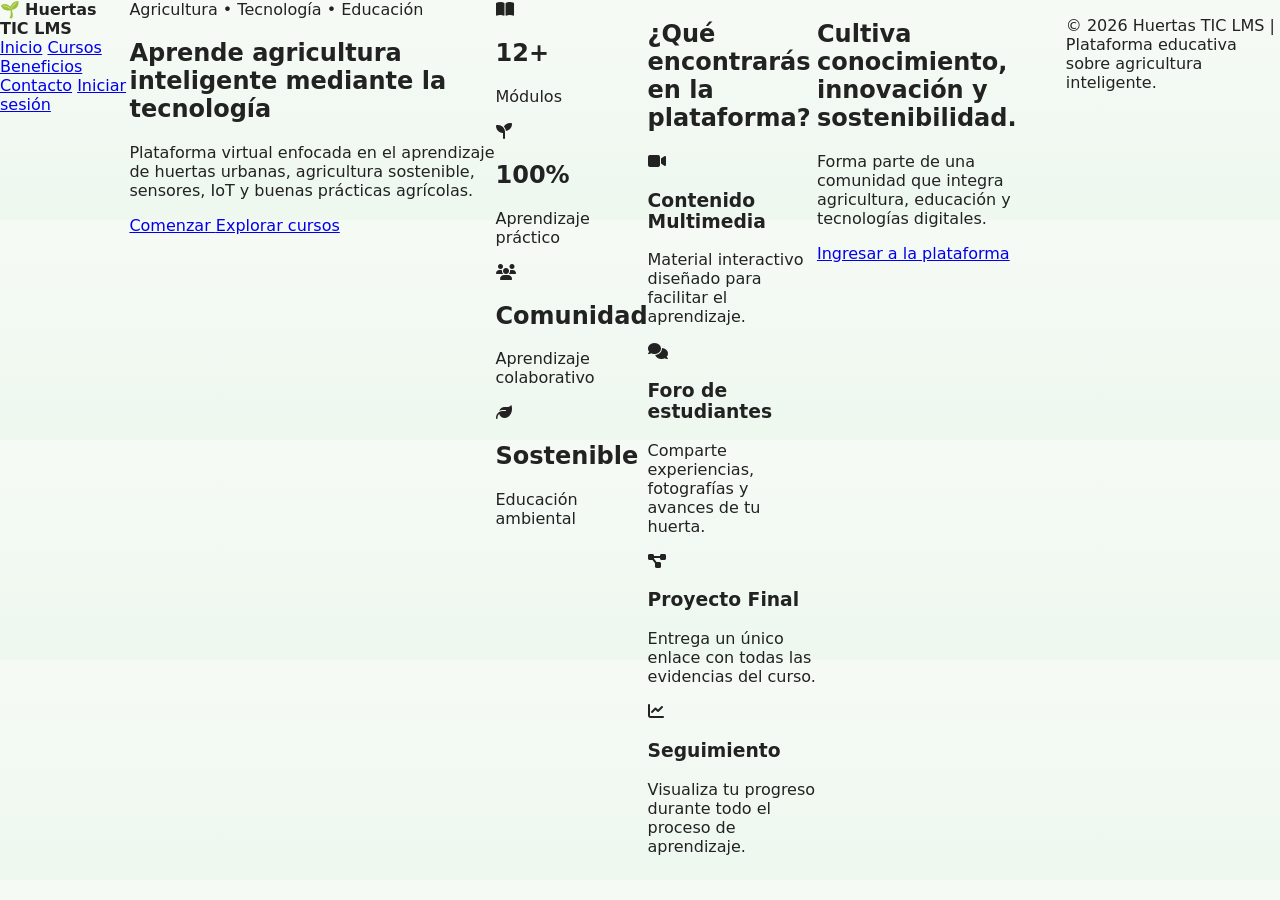
<file: index.html>
<!DOCTYPE html>
<html lang="es">
<head>
    <meta charset="UTF-8">
    <meta name="viewport" content="width=device-width, initial-scale=1.0">

    <title>Huertas TIC LMS</title>

    <link rel="stylesheet" href="css/styles.css">

    <link rel="preconnect" href="https://fonts.googleapis.com">
    <link href="https://fonts.googleapis.com/css2?family=Poppins:wght@300;400;500;600;700&display=swap" rel="stylesheet">

    <link rel="stylesheet"
    href="https://cdnjs.cloudflare.com/ajax/libs/font-awesome/6.7.1/css/all.min.css">
</head>

<body>

<header class="landing-header">

    <div class="logo">

        🌱 <strong>Huertas TIC LMS</strong>

    </div>

    <nav>

        <a href="#inicio">Inicio</a>

        <a href="#cursos">Cursos</a>

        <a href="#beneficios">Beneficios</a>

        <a href="#contacto">Contacto</a>

        <a href="login.html" class="btn-primary">

            Iniciar sesión

        </a>

    </nav>

</header>

<section class="hero" id="inicio">

    <div class="hero-content">

        <span class="badge">

            Agricultura • Tecnología • Educación

        </span>

        <h1>

            Aprende agricultura inteligente mediante la tecnología

        </h1>

        <p>

            Plataforma virtual enfocada en el aprendizaje de huertas urbanas,
            agricultura sostenible, sensores, IoT y buenas prácticas agrícolas.

        </p>

        <div class="hero-buttons">

            <a href="login.html" class="btn-primary">

                Comenzar

            </a>

            <a href="curso.html" class="btn-secondary">

                Explorar cursos

            </a>

        </div>

    </div>

</section>

<section class="stats">

    <div class="stat">

        <i class="fa-solid fa-book-open"></i>

        <h2>12+</h2>

        <p>Módulos</p>

    </div>

    <div class="stat">

        <i class="fa-solid fa-seedling"></i>

        <h2>100%</h2>

        <p>Aprendizaje práctico</p>

    </div>

    <div class="stat">

        <i class="fa-solid fa-users"></i>

        <h2>Comunidad</h2>

        <p>Aprendizaje colaborativo</p>

    </div>

    <div class="stat">

        <i class="fa-solid fa-leaf"></i>

        <h2>Sostenible</h2>

        <p>Educación ambiental</p>

    </div>

</section>

<section class="features" id="beneficios">

    <h2>

        ¿Qué encontrarás en la plataforma?

    </h2>

    <div class="feature-grid">

        <div class="feature-card">

            <i class="fa-solid fa-video"></i>

            <h3>Contenido Multimedia</h3>

            <p>

                Material interactivo diseñado para facilitar el aprendizaje.

            </p>

        </div>

        <div class="feature-card">

            <i class="fa-solid fa-comments"></i>

            <h3>Foro de estudiantes</h3>

            <p>

                Comparte experiencias, fotografías y avances de tu huerta.

            </p>

        </div>

        <div class="feature-card">

            <i class="fa-solid fa-diagram-project"></i>

            <h3>Proyecto Final</h3>

            <p>

                Entrega un único enlace con todas las evidencias del curso.

            </p>

        </div>

        <div class="feature-card">

            <i class="fa-solid fa-chart-line"></i>

            <h3>Seguimiento</h3>

            <p>

                Visualiza tu progreso durante todo el proceso de aprendizaje.

            </p>

        </div>

    </div>

</section>

<section class="cta">

    <h2>

        Cultiva conocimiento, innovación y sostenibilidad.

    </h2>

    <p>

        Forma parte de una comunidad que integra agricultura,
        educación y tecnologías digitales.

    </p>

    <a href="login.html" class="btn-primary">

        Ingresar a la plataforma

    </a>

</section>

<footer>

    <p>

        © 2026 Huertas TIC LMS | Plataforma educativa sobre agricultura inteligente.

    </p>

</footer>

<script src="js/app.js"></script>

</body>
</html>
</file>
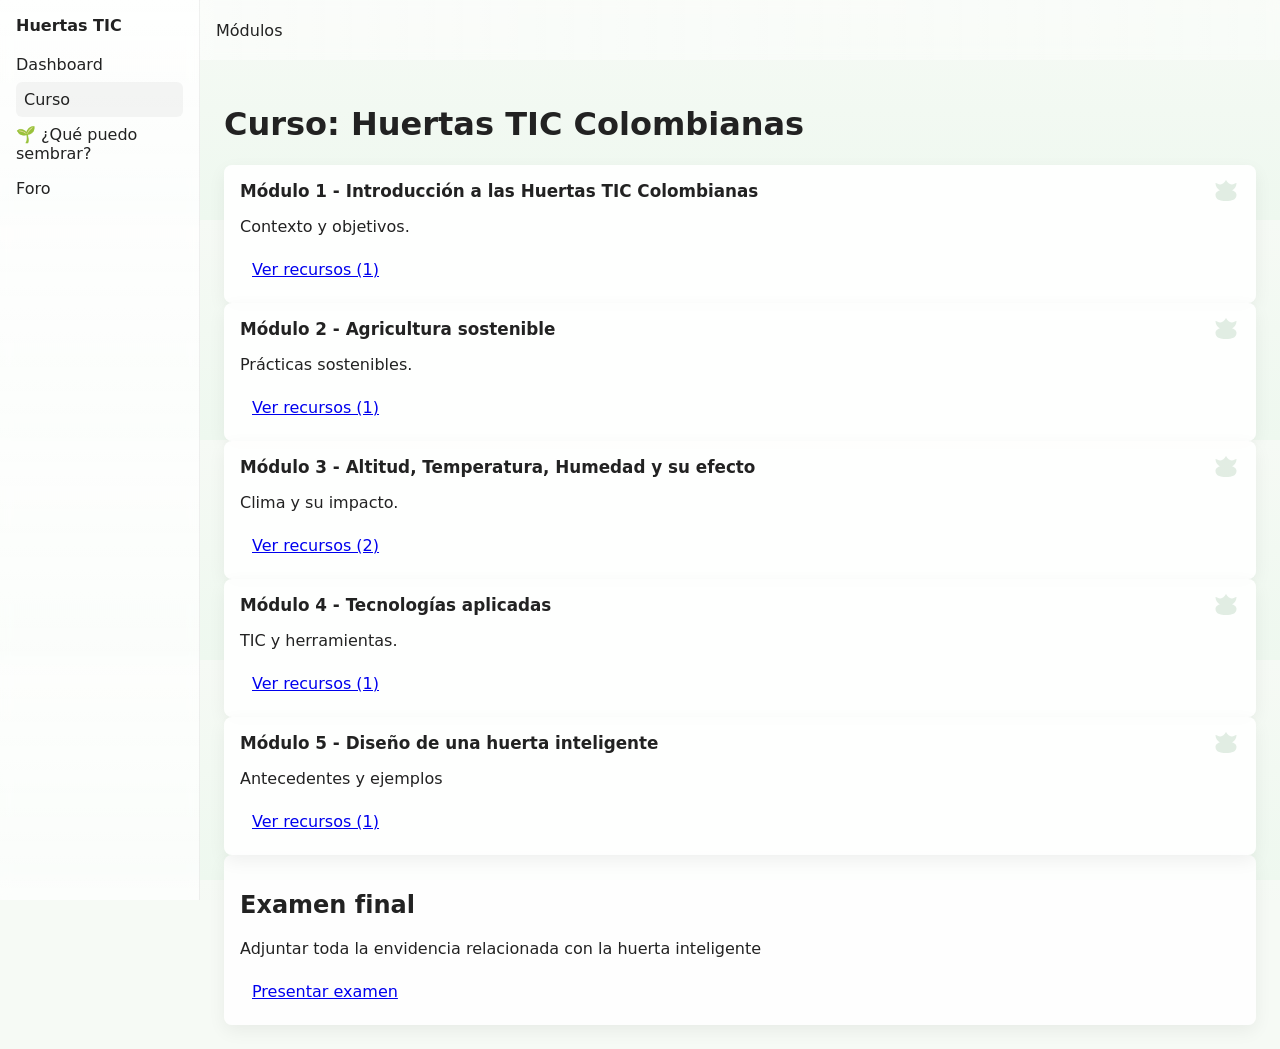
<file: curso.html>
<!doctype html>
<html lang="es">
<head>
  <meta charset="utf-8" />
  <meta name="viewport" content="width=device-width,initial-scale=1" />
  <title>Curso - Huertas TIC</title>
  <link rel="stylesheet" href="css/styles.css">
</head>
<body>
  <aside class="sidebar">
    <div class="brand">Huertas TIC</div>
    <nav>
      <a href="dashboard.html">Dashboard</a>
      <a class="active" href="curso.html">Curso</a>
      <a href="plantar.html">🌱 ¿Qué puedo sembrar?</a>
      <a href="forum.html"> Foro </a>
    </nav>
  </aside>

  <header class="topbar">
    <div class="brand-mini">Módulos</div>
  </header>

  <main class="main">
    <h1>Curso: Huertas TIC Colombianas</h1>
    <section id="modules">
      <!-- Módulos cargados por JS -->
    </section>
  <section id="examen" class="card">
      <h2>Examen final</h2>
      <p>Adjuntar toda la envidencia relacionada con la huerta inteligente</p>
      <a href="exam.html" class="btn">Presentar examen</a>
    </section>
    
    </section>
  
  </main>

  <!-- Modal de recursos (agregar al final de body) -->
  <div id="resourceModal" class="resource-modal" aria-hidden="true" style="display:none;align-items:center;justify-content:center;position:fixed;inset:0;z-index:2000;">
    <div id="modalBackdrop" style="position:absolute;inset:0;background:rgba(0,0,0,0.5)"></div>
    <div class="resource-modal__panel" role="dialog" aria-modal="true" aria-labelledby="modalTitle" style="position:relative;max-width:1000px;width:96%;max-height:90vh;overflow:auto;background:var(--card);padding:12px;border-radius:8px;z-index:2010;">
      <header class="resource-modal__header" style="display:flex;align-items:center;justify-content:space-between;margin-bottom:8px;">
        <h2 id="modalTitle">Recursos</h2>
        <button id="closeModal" class="btn">Cerrar</button>
      </header>
      <main id="modalContent" class="resource-modal__content">
        <!-- contenido dinámico -->
      </main>
    </div>
  </div>

  <script src="js/auth.js"></script>
  <script src="js/app.js"></script>
  <script>
  // Curso: muestra recursos de cualquier módulo en modal; previsualiza imágenes, PDF y YouTube, otros abren en pestaña
  document.addEventListener('DOMContentLoaded', async () => {
    async function loadModulesJson(){
      try{
        const res = await fetch('json/modules.json');
        if(!res.ok) throw new Error('No modules');
        return await res.json();
      }catch(e){
        console.error(e);
        return [];
      }
    }

    const modules = await loadModulesJson();
    const container = document.getElementById('modules');
    container.innerHTML = '';

    modules.forEach(m => {
      const el = document.createElement('article');
      el.className = 'card module';
      // show number of resources
      const count = (m.resources||[]).length;
      el.innerHTML = `<h3>${escapeHtml(m.title)}</h3><p>${escapeHtml(m.description)}</p><div class="row" style="margin-top:8px"><a class="btn view-res" data-id="${m.id}" href="#">Ver recursos (${count})</a></div>`;
      container.appendChild(el);
    });

    // modal elements
    const modal = document.getElementById('resourceModal');
    const modalContent = document.getElementById('modalContent');
    const closeModal = document.getElementById('closeModal');
    const backdrop = document.getElementById('modalBackdrop');

    function openModal(){
      modal.style.display = 'flex';
      modal.setAttribute('aria-hidden','false');
      document.body.style.overflow = 'hidden';
    }
    function close(){
      modal.style.display = 'none';
      modal.setAttribute('aria-hidden','true');
      modalContent.innerHTML = '';
      document.body.style.overflow = '';
    }
    closeModal.addEventListener('click', close);
    backdrop.addEventListener('click', close);
    document.addEventListener('keydown', (e) => { if(e.key === 'Escape') close(); });

    // helpers
    function isImage(url){ return /\.(png|jpe?g|gif|webp|svg)(?:[?#].*)?$/i.test(url); }
    function isPDF(url){ return /\.(pdf)(?:[?#].*)?$/i.test(url); }
    function isYouTube(url){ return /youtube\.com|youtu\.be/i.test(url); }
    function isOffice(url){ return /\.(pptx|ppt|docx|doc|xlsx|xls)(?:[?#].*)?$/i.test(url); }

    function normalizeUrl(filename){
      if(!filename) return '';
      // already a full URL
      if(/^https?:\/\//i.test(filename)) return filename;
      // filename likely refers to a repo file at root; create raw.githubusercontent URL
      // encode path correctly
      const encoded = encodeURI(filename.replace(/\\s/g,'%20'));
      return `https://raw.githubusercontent.com/juanjmartinezr-source/huertas-tic-lms/main/${encoded}`;
    }

    // container click: open resources modal for any module
    container.addEventListener('click', (ev) => {
      const btn = ev.target.closest('.view-res');
      if(!btn) return;
      ev.preventDefault();
      const id = Number(btn.dataset.id);
      const mod = modules.find(x => Number(x.id) === id);
      if(!mod) return alert('Módulo no encontrado');

      modalContent.innerHTML = '';
      if(!mod.resources || !mod.resources.length){
        modalContent.innerHTML = '<p class="small">No hay recursos para este módulo.</p>';
        openModal();
        return;
      }

      mod.resources.forEach((r, idx) => {
        const row = document.createElement('div');
        row.className = 'resource-item';
        row.style.display = 'flex'; row.style.gap = '12px'; row.style.alignItems = 'flex-start'; row.style.marginBottom = '12px';

        const url = normalizeUrl(r.filename || r.url || '');

        const meta = document.createElement('div');
        meta.style.flex = '1';
        meta.innerHTML = `<div><strong>${escapeHtml(r.title || r.filename || 'Recurso')}</strong></div>
                          <div class="small" style="margin-top:6px">${escapeHtml(r.filename || '')}</div>
                          <div class="resource-actions" style="margin-top:8px">
                            <button class="btn preview" data-url="${encodeURI(url)}">Previsualizar</button>
                            <button class="btn open" data-url="${encodeURI(url)}">Abrir en pestaña</button>
                          </div>`;

        const thumb = document.createElement('div');
        thumb.style.width = '140px'; thumb.style.height = '90px'; thumb.style.borderRadius = '6px'; thumb.style.overflow='hidden'; thumb.style.flex='0 0 140px';
        if(isImage(url)){
          const img = document.createElement('img'); img.src = url; img.style.width='100%'; img.style.height='100%'; img.style.objectFit='cover'; thumb.appendChild(img);
        } else {
          thumb.style.background = 'linear-gradient(180deg, rgba(0,0,0,0.03), rgba(0,0,0,0.02))';
          thumb.innerHTML = `<div style="display:flex;align-items:center;justify-content:center;height:100%;font-size:12px;color:var(--muted)">${escapeHtml((r.type||'Documento').toString())}</div>`;
        }

        row.appendChild(thumb);
        row.appendChild(meta);
        modalContent.appendChild(row);

        const previewBtn = meta.querySelector('.preview');
        const openBtn = meta.querySelector('.open');

        previewBtn.addEventListener('click', () => {
          const previewArea = row.querySelector('.resource-preview');
          // remove previous inline preview if any
          let existing = row.querySelector('iframe, img');
          if(existing) existing.remove();

          if(!url){ alert('URL inválida'); return; }
          if(isImage(url)){
            const img = document.createElement('img'); img.src = url; img.style.maxWidth='400px'; img.style.maxHeight='60vh'; img.style.objectFit='contain'; row.appendChild(img);
          } else if(isPDF(url)){
            const iframe = document.createElement('iframe'); iframe.src = url; iframe.style.width='100%'; iframe.style.height='600px'; iframe.style.border='0'; row.appendChild(iframe);
          } else if(isYouTube(url)){
            const vid = (function(u){ try{ const uu = new URL(u); if(uu.hostname.includes('youtu.be')) return uu.pathname.slice(1); if(uu.hostname.includes('youtube.com')) return uu.searchParams.get('v'); }catch(e){return null;} return null; })(url);
            if(vid){
              const iframe = document.createElement('iframe'); iframe.src = `https://www.youtube.com/embed/${vid}`; iframe.width='100%'; iframe.height='480'; iframe.frameBorder='0'; row.appendChild(iframe);
            } else {
              window.open(url,'_blank');
            }
          } else if(isOffice(url)){
            // embed via Office viewer
            const viewer = `https://view.officeapps.live.com/op/embed.aspx?src=${encodeURIComponent(url)}`;
            const iframe = document.createElement('iframe'); iframe.src = viewer; iframe.style.width='100%'; iframe.style.height='600px'; iframe.style.border='0'; row.appendChild(iframe);
          } else {
            // fallback: open in new tab
            window.open(url,'_blank');
          }
        });

        openBtn.addEventListener('click', () => {
          if(!url) return alert('URL inválida');
          window.open(url, '_blank');
        });

      });

      openModal();
    });

    function escapeHtml(s){ return (s||'').replace(/[&<>"']/g, c=>({"&":"&amp;","<":"&lt;",">":"&gt;","\"":"&quot;","'":"&#39;"}[c])); }

  });
  </script>
</body>
</html>
</file>
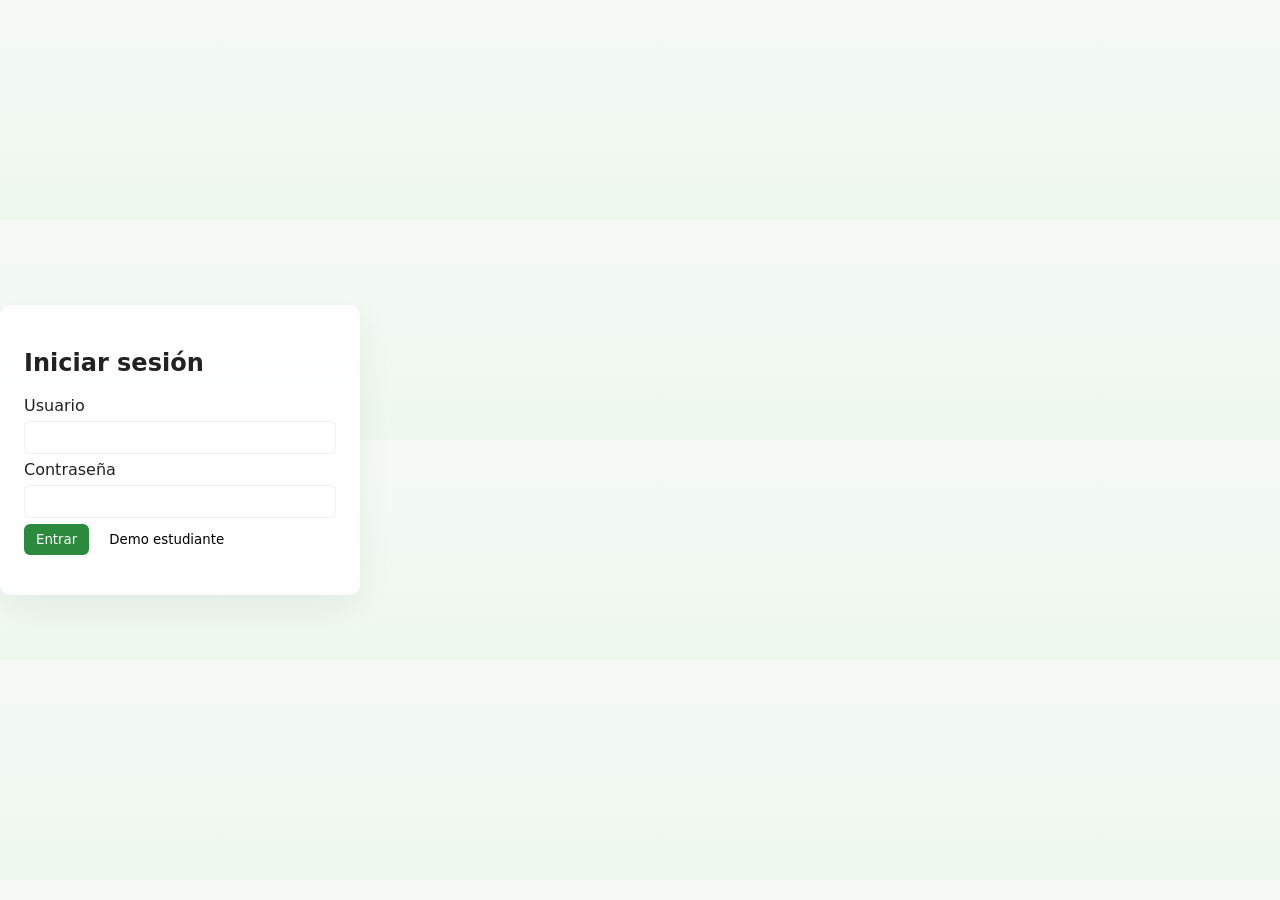
<file: dashboard.html>
<!doctype html>
<html lang="es">
<head>
  <meta charset="utf-8" />
  <meta name="viewport" content="width=device-width,initial-scale=1" />
  <title>Dashboard - Huertas TIC</title>
  <link rel="stylesheet" href="css/styles.css">
</head>
<body>
  <aside class="sidebar">
    <div class="brand">Huertas TIC</div>
    <nav>
      <a href="dashboard.html" class="active">Dashboard</a>
      <a href="curso.html">Curso</a>
      <a href="plantar.html">🌱 ¿Qué puedo sembrar?</a>
      <a id="profileLink" href="#">Perfil</a>
      <a id="logoutBtn" href="#">Cerrar sesión</a>
    </nav>
  </aside>

  <header class="topbar">
    <div class="search">
      <input id="search" placeholder="Buscar..." />
    </div>
    <div class="actions">
      <button id="themeToggle" class="btn">🌙</button>
    </div>
  </header>

  <main class="main">
    <section class="welcome">
      <h1 id="welcomeTitle">Bienvenido</h1>
      <p id="welcomeSub">Progreso: <span id="progressPercent">0%</span></p>
    </section>

    <section class="grid">
      <div class="card">
        <h3>Actividades</h3>
        <ul id="activitiesList">
          <li>Cargando actividades...</li>
        </ul>
      </div>

      <div class="card">
        <h3>Últimos anuncios</h3>
        <ul id="announcements">
          <li>No hay anuncios aún.</li>
          <li>Diseñar, implementar y evaluar una huerta urbana sostenible mediante el uso de metodologías activas e integración de herramientas TIC, promoviendo el pensamiento crítico, la innovación y la responsabilidad ambiental.</li>
        </ul>
      </div>

      <div class="card">
        <h3>Examen final</h3>
        <p>Accede al examen desde el curso.</p>
        <a href="curso.html#examen" class="btn">Ir al examen</a>
      </div>
    </section>
  </main>

  <script src="js/auth.js"></script>
  <script src="js/app.js"></script>
  <script>
    // Dashboard pequeño
    const user = getCurrentUser();
    if (!user) location.href = 'login.html';

    document.getElementById('welcomeTitle').textContent = `Hola, ${user.name || user.username}`;
    document.getElementById('progressPercent').textContent = `${user.progress?.percent || 0}%`;

    document.getElementById('logoutBtn').addEventListener('click', () => {
      logout();
      location.href = 'login.html';
    });

    // Actividades mock
    const activities = [
      { title: "Leer anuncio inicial", done: true },
      { title: "Ver Módulo 1", done: false },
      { title: "Completar actividad Módulo 2", done: false }
    ];
    const list = document.getElementById('activitiesList');
    list.innerHTML = '';
    activities.forEach(a => {
      const li = document.createElement('li');
      li.textContent = `${a.done ? '✅' : '⏳'} ${a.title}`;
      list.appendChild(li);
    });

    // Tema
    document.getElementById('themeToggle').addEventListener('click', () => {
      toggleTheme();
    });
  </script>
</body>
</html>
</file>
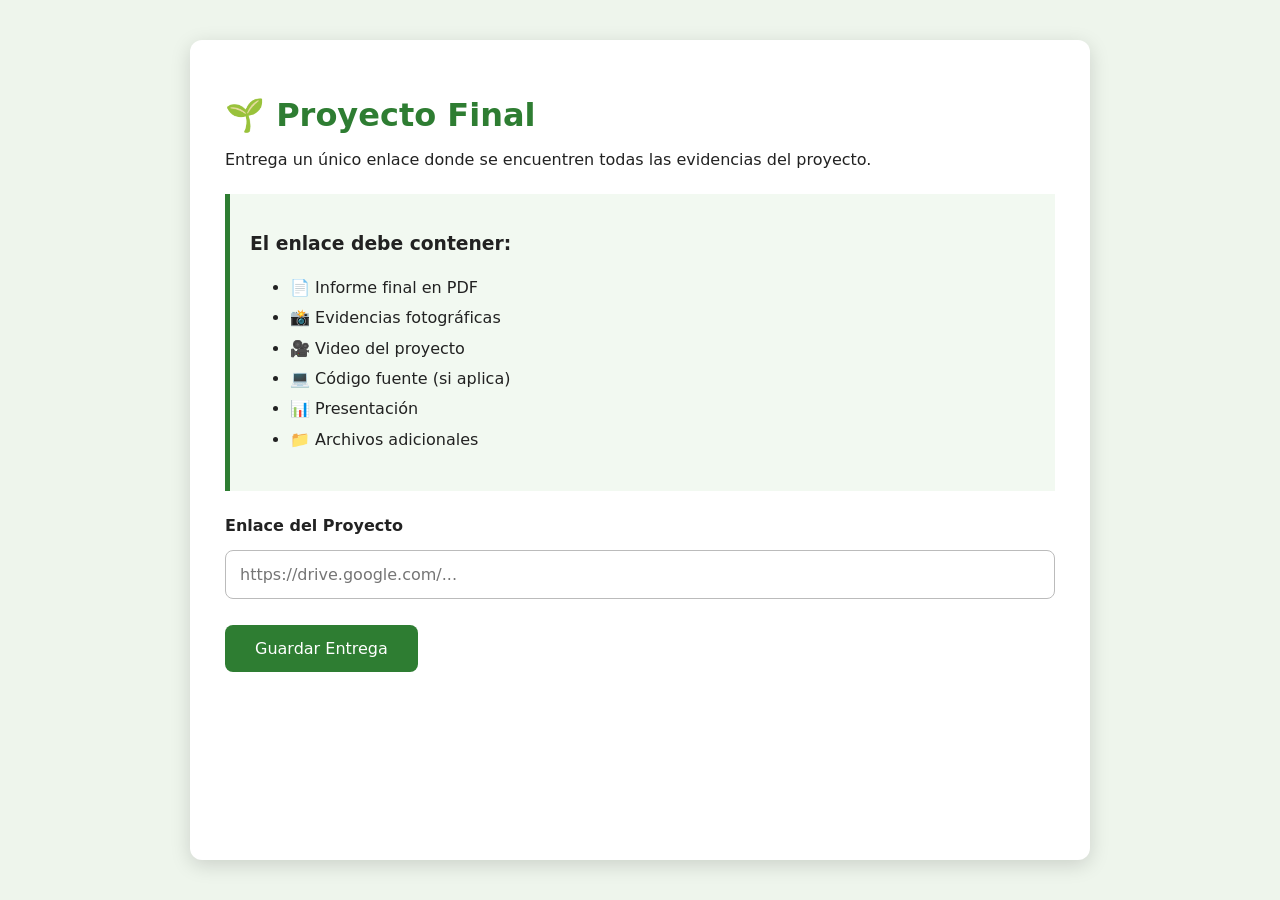
<file: exam.html>
<!DOCTYPE html>
<html lang="es">
<head>
    <meta charset="UTF-8">
    <meta name="viewport" content="width=device-width, initial-scale=1.0">
    <title>Proyecto Final | Huertas TIC LMS</title>

    <link rel="stylesheet" href="css/styles.css">

    <style>

        body{
            font-family:Arial,Helvetica,sans-serif;
            background:#eef5ec;
            margin:0;
        }

        .container{

            width:90%;
            max-width:900px;

            margin:40px auto;

            background:#fff;

            padding:35px;

            border-radius:12px;

            box-shadow:0 5px 20px rgba(0,0,0,.15);

        }

        h1{

            color:#2E7D32;

            margin-bottom:10px;

        }

        .info{

            background:#f2f9f1;

            border-left:5px solid #2E7D32;

            padding:20px;

            margin:25px 0;

        }

        ul{

            line-height:1.9;

        }

        input{

            width:100%;

            padding:14px;

            border-radius:8px;

            border:1px solid #bbb;

            margin-top:15px;

            font-size:16px;

        }

        button{

            margin-top:20px;

            background:#2E7D32;

            color:white;

            border:none;

            padding:14px 30px;

            border-radius:8px;

            cursor:pointer;

            font-size:16px;

        }

        button:hover{

            background:#1B5E20;

        }

        #savedLink{

            margin-top:25px;

            background:#f7f7f7;

            padding:15px;

            border-radius:8px;

            display:none;

        }

        a{

            color:#2E7D32;

            word-break:break-all;

        }

    </style>

</head>

<body>

<div class="container">

<h1>🌱 Proyecto Final</h1>

<p>

Entrega un único enlace donde se encuentren todas las evidencias del proyecto.

</p>

<div class="info">

<h3>El enlace debe contener:</h3>

<ul>

<li>📄 Informe final en PDF</li>

<li>📸 Evidencias fotográficas</li>

<li>🎥 Video del proyecto</li>

<li>💻 Código fuente (si aplica)</li>

<li>📊 Presentación</li>

<li>📁 Archivos adicionales</li>

</ul>

</div>

<label>

<strong>Enlace del Proyecto</strong>

</label>

<input

type="url"

id="projectLink"

placeholder="https://drive.google.com/..."

>

<button onclick="saveProject()">

Guardar Entrega

</button>

<div id="savedLink">

<h3>✅ Entrega registrada</h3>

<p>

Enlace enviado:

</p>

<a

id="link"

target="_blank">

</a>

</div>

</div>

<script>

function saveProject(){

    let url=document.getElementById("projectLink").value.trim();

    if(url==""){

        alert("Ingrese un enlace.");

        return;

    }

    if(!url.startsWith("http")){

        alert("Ingrese un enlace válido.");

        return;

    }

    localStorage.setItem("finalProjectLink",url);

    loadProject();

    alert("Proyecto enviado correctamente.");

}

function loadProject(){

    let url=localStorage.getItem("finalProjectLink");

    if(url){

        document.getElementById("savedLink").style.display="block";

        document.getElementById("link").href=url;

        document.getElementById("link").innerHTML=url;

        document.getElementById("projectLink").value=url;

    }

}

window.onload=loadProject;

</script>

</body>
</html>
</file>
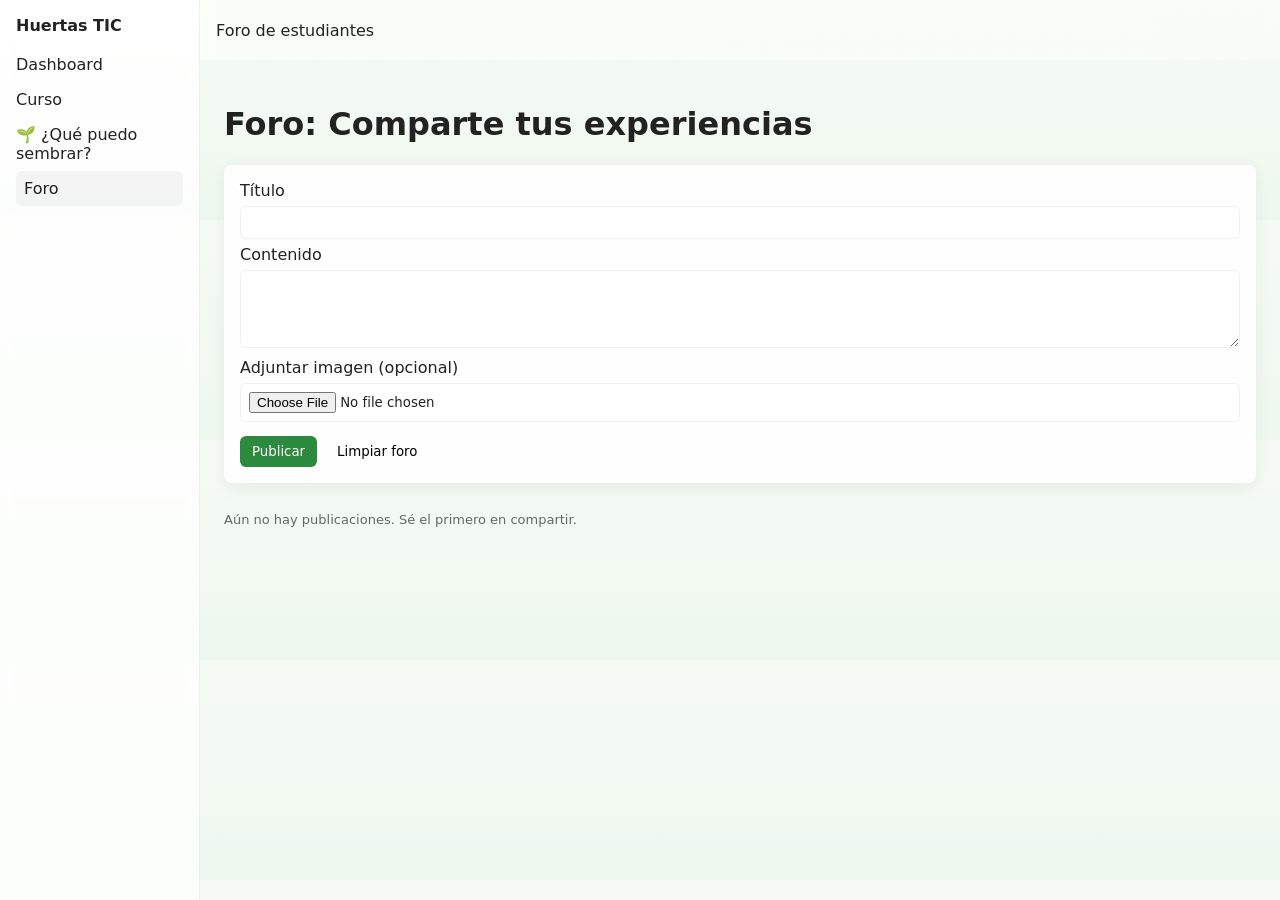
<file: forum.html>
<!doctype html>
<html lang="es">
<head>
  <meta charset="utf-8" />
  <meta name="viewport" content="width=device-width,initial-scale=1" />
  <title>Foro - Huertas TIC</title>
  <link rel="stylesheet" href="css/styles.css">
</head>
<body>
  <aside class="sidebar">
    <div class="brand">Huertas TIC</div>
    <nav>
      <a href="dashboard.html">Dashboard</a>
      <a href="curso.html">Curso</a>
      <a href="plantar.html">🌱 ¿Qué puedo sembrar?</a>
      <a class="active" href="forum.html">Foro</a>
    </nav>
  </aside>

  <header class="topbar">
    <div class="brand-mini">Foro de estudiantes</div>
  </header>

  <main class="main">
    <h1>Foro: Comparte tus experiencias</h1>
    <section class="card">
      <form id="postForm">
        <label>Título <input id="postTitle" required></label>
        <label>Contenido <textarea id="postBody" required rows="4"></textarea></label>
        <label>Adjuntar imagen (opcional) <input id="postFile" type="file" accept="image/*"></label>
        <div class="row" style="margin-top:8px">
          <button class="btn primary" type="submit">Publicar</button>
          <button id="clearForum" type="button" class="btn">Limpiar foro</button>
        </div>
      </form>
    </section>

    <section id="posts" class="grid" style="margin-top:16px">
      <!-- posts cargados aquí -->
    </section>
  </main>

  <script src="js/auth.js"></script>
  <script>
    // Foro simple: posts en LocalStorage (hti_forum)
    function uid(pref='id'){ return pref + '-' + Date.now().toString(36) + '-' + Math.random().toString(36).slice(2,8); }

    function loadPosts(){
      try{ return JSON.parse(localStorage.getItem('hti_forum')||'[]'); }catch(e){ return []; }
    }
    function savePosts(p){ localStorage.setItem('hti_forum', JSON.stringify(p)); }

    function render(){
      const container = document.getElementById('posts');
      container.innerHTML = '';
      const posts = loadPosts().reverse();
      if(posts.length===0) container.innerHTML = '<p class="small">Aún no hay publicaciones. Sé el primero en compartir.</p>';
      posts.forEach(p => {
        const card = document.createElement('article'); card.className='card';
        card.innerHTML = `<div style="display:flex;justify-content:space-between;align-items:start"><div><strong>${escapeHtml(p.title)}</strong><div class="small">por ${escapeHtml(p.author||'Anónimo')} • ${new Date(p.createdAt).toLocaleString()}</div></div><div><button class="btn reply" data-id="${p.id}">Responder</button> <button class="btn" data-id="${p.id}" data-action="like">👍 ${p.likes||0}</button></div></div><div style="margin-top:8px">${escapeHtml(p.body)}</div>`;
        if(p.image) card.innerHTML += `<div style="margin-top:8px"><img src="${p.image}" style="width:100%;max-width:420px;border-radius:6px"></div>`;
        // replies
        if(p.replies && p.replies.length){
          const rhtml = p.replies.map(r=>`<div style="margin-top:8px;padding:8px;background:rgba(0,0,0,0.02);border-radius:6px"><strong>${escapeHtml(r.author)}</strong> <div class="small">${new Date(r.createdAt).toLocaleString()}</div><div style="margin-top:6px">${escapeHtml(r.body)}</div></div>`).join('');
          card.innerHTML += `<div style="margin-top:12px"><h4>Respuestas</h4>${rhtml}</div>`;
        }
        container.appendChild(card);
      });
    }

    function escapeHtml(s){ return (s||'').replace(/[&<>"']/g, c=>({"&":"&amp;","<":"&lt;",">":"&gt;","\"":"&quot;","'":"&#39;"}[c])); }

    document.addEventListener('DOMContentLoaded', ()=>{
      // auth
      const user = getCurrentUser() || { username: 'Anon' };
      const form = document.getElementById('postForm');
      form.addEventListener('submit', async (e)=>{
        e.preventDefault();
        const title = document.getElementById('postTitle').value.trim();
        const body = document.getElementById('postBody').value.trim();
        const file = document.getElementById('postFile').files[0];
        if(!title || !body) return alert('Título y contenido son obligatorios');
        let dataUrl = null;
        if(file){
          if(file.size > 2_000_000) return alert('La imagen debe ser menor a 2MB para almacenar en LocalStorage');
          dataUrl = await new Promise((res,rej)=>{ const r=new FileReader(); r.onload=()=>res(r.result); r.onerror=()=>rej(); r.readAsDataURL(file); });
        }
        const posts = loadPosts();
        posts.push({ id: uid('post'), title, body, image: dataUrl, author: user.name || user.username || 'Anon', createdAt: new Date().toISOString(), likes:0, replies: [] });
        savePosts(posts);
        form.reset();
        render();
      });

      document.getElementById('clearForum').addEventListener('click', ()=>{ if(confirm('Limpiar foro?')){ localStorage.removeItem('hti_forum'); render(); } });

      document.getElementById('posts').addEventListener('click', (e)=>{
        const likeBtn = e.target.closest('button[data-action="like"]');
        if(likeBtn){
          const id = likeBtn.dataset.id;
          const posts = loadPosts();
          const p = posts.find(x=>x.id===id);
          if(p){ p.likes = (p.likes||0)+1; savePosts(posts); render(); }
          return;
        }
        const replyBtn = e.target.closest('button.reply');
        if(replyBtn){
          const id = replyBtn.dataset.id; const posts = loadPosts(); const p = posts.find(x=>x.id===id);
          if(!p) return;
          const author = getCurrentUser()?.name || getCurrentUser()?.username || 'Anon';
          const body = prompt('Respuesta:');
          if(!body) return;
          p.replies = p.replies || [];
          p.replies.push({ id: uid('rep'), author, body, createdAt: new Date().toISOString() });
          savePosts(posts); render();
        }
      });

      render();
    });
  </script>
</body>
</html>
</file>
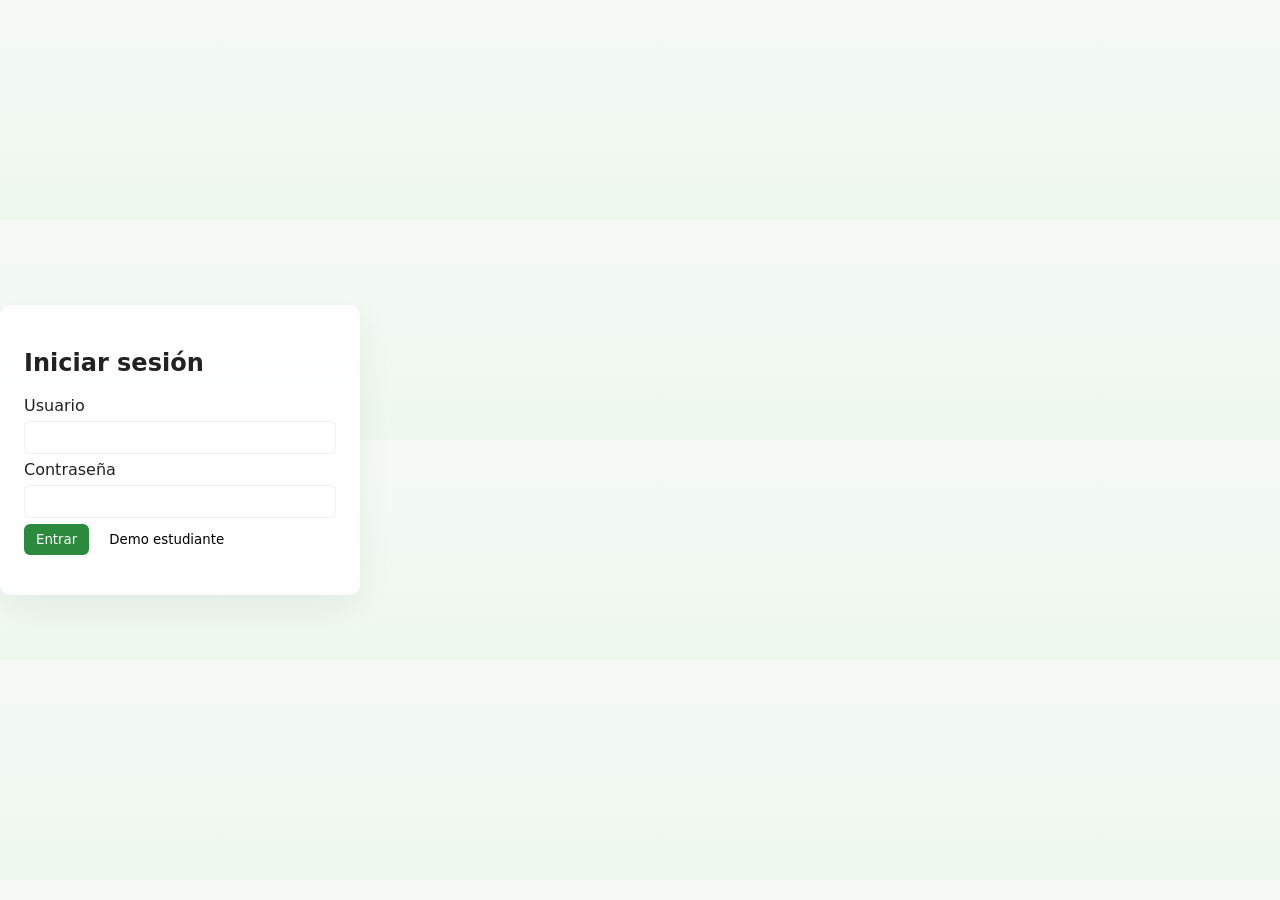
<file: login.html>
<!doctype html>
<html lang="es">
<head>
  <meta charset="utf-8" />
  <meta name="viewport" content="width=device-width,initial-scale=1" />
  <title>Login - Huertas TIC</title>
  <link rel="stylesheet" href="css/styles.css">
</head>
<body>
  <div class="auth-page">
    <div class="auth-card">
      <h2>Iniciar sesión</h2>
      <form id="loginForm">
        <label for="username">Usuario</label>
        <input id="username" name="username" required />
        <label for="password">Contraseña</label>
        <input id="password" name="password" type="password" required />
        <div class="row">
          <button type="submit" class="btn primary">Entrar</button>
          <button id="demoBtn" type="button" class="btn">Demo estudiante</button>
        </div>
        <p id="error" class="error" aria-live="polite"></p>
      </form>

     <!-- <p class="small">Usuarios por defecto: profesor (juan/1234) y estudiantes (4321/4321, 4567/4567, 7890/7890). Edita json/users.json para agregar más.</p>-->
    </div>
  </div>

  <script src="js/auth.js"></script>
  <script src="js/app.js"></script>
</body>
</html>
</file>
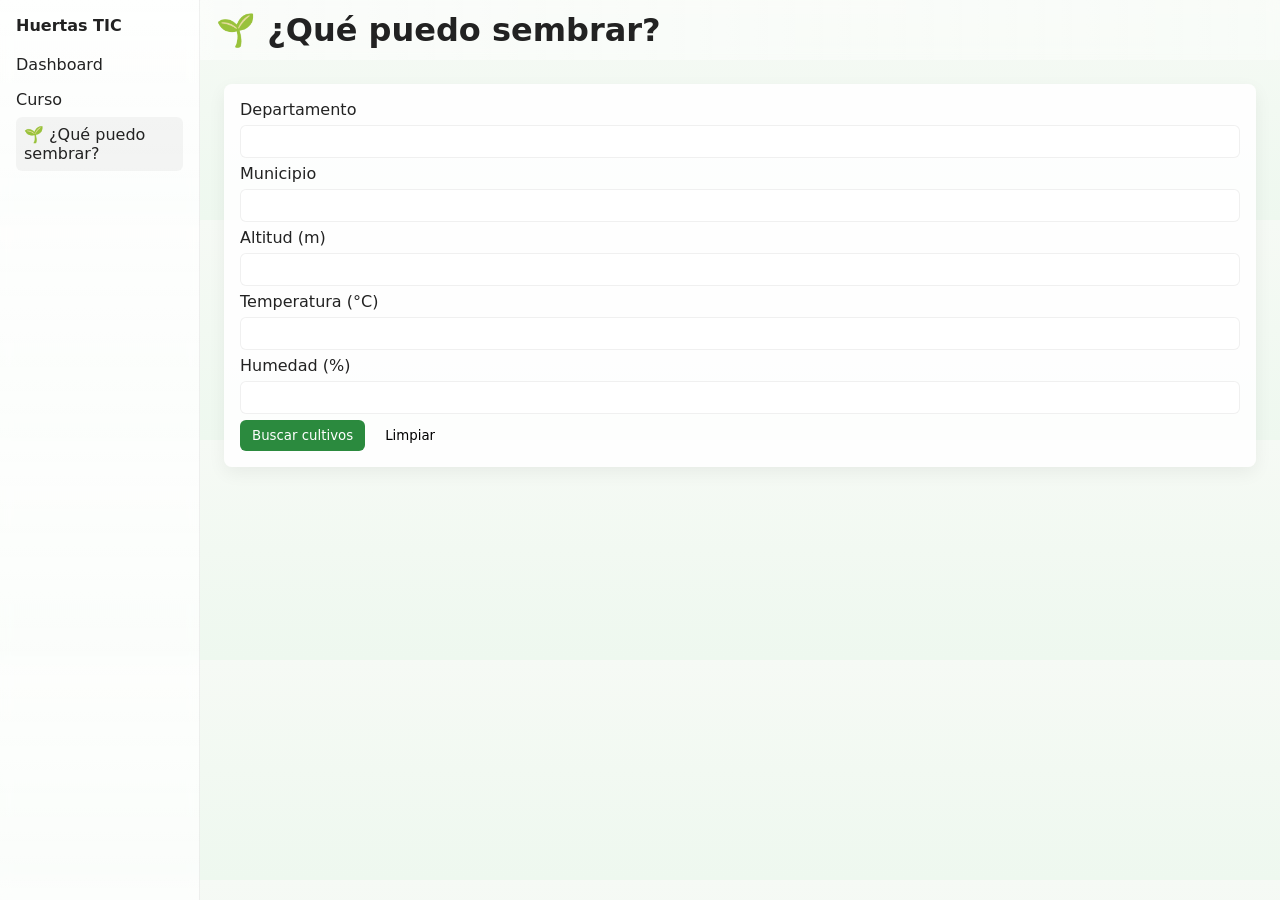
<file: plantar.html>
<!doctype html>
<html lang="es">
<head>
  <meta charset="utf-8" />
  <meta name="viewport" content="width=device-width,initial-scale=1" />
  <title>¿Qué puedo sembrar? - Huertas TIC</title>
  <link rel="stylesheet" href="css/styles.css">
</head>
<body>
  <aside class="sidebar">
    <div class="brand">Huertas TIC</div>
    <nav>
      <a href="dashboard.html">Dashboard</a>
      <a href="curso.html">Curso</a>
      <a class="active" href="plantar.html">🌱 ¿Qué puedo sembrar?</a>
    </nav>
  </aside>

  <header class="topbar"><h1>🌱 ¿Qué puedo sembrar?</h1></header>

  <main class="main">
    <form id="plantForm" class="card">
      <label>Departamento <input id="departamento" /></label>
      <label>Municipio <input id="municipio" /></label>
      <label>Altitud (m) <input id="altitud" type="number" /></label>
      <label>Temperatura (°C) <input id="temperatura" type="number" /></label>
      <label>Humedad (%) <input id="humedad" type="number" /></label>
      <div class="row">
        <button class="btn primary" type="submit">Buscar cultivos</button>
        <button id="clearBtn" type="button" class="btn">Limpiar</button>
      </div>
    </form>

    <section id="results" class="grid">
      <!-- Resultados -->
    </section>
  </main>

  <script src="js/plantas.js"></script>
  <script src="js/auth.js"></script>
  <script src="js/app.js"></script>
</body>
</html>
</file>
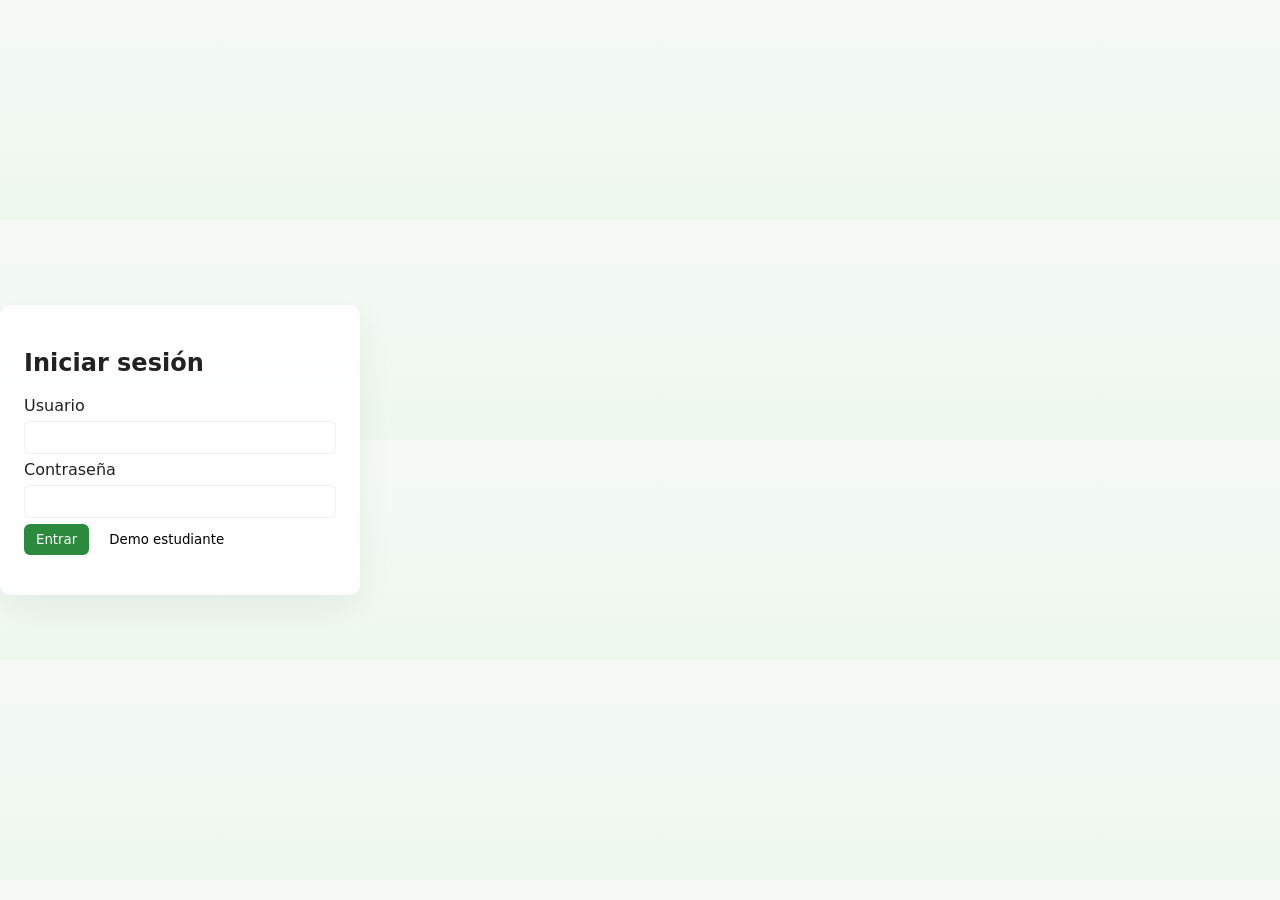
<file: teacher.html>
<!doctype html>
<html lang="es">
<head>
  <meta charset="utf-8" />
  <meta name="viewport" content="width=device-width,initial-scale=1" />
  <title>Perfil docente - Huertas TIC</title>
  <link rel="stylesheet" href="css/styles.css">
</head>
<body>
  <aside class="sidebar">
    <div class="brand">Huertas TIC</div>
    <nav>
      <a href="dashboard.html">Dashboard</a>
      <a href="curso.html">Curso</a>
      <a href="plantar.html">🌱 ¿Qué puedo sembrar?</a>
      <a class="active" href="teacher.html">Perfil docente</a>
    </nav>
  </aside>

  <header class="topbar">
    <div class="brand-mini">Perfil docente</div>
  </header>

  <main class="main">
    <h1>Panel docente</h1>
    <p class="small">En este panel puedes crear, editar y eliminar módulos; además puedes adjuntar recursos (archivos) a cada módulo. Los archivos se guardan en LocalStorage como data URLs (simulación de subida en un sitio estático).</p>

    <section class="card">
      <h2>Crear módulo</h2>
      <form id="moduleForm">
        <label>Título <input id="mTitle" required></label>
        <label>Descripción <textarea id="mDesc"></textarea></label>
        <div class="row">
          <button class="btn primary" type="submit">Crear módulo</button>
          <button id="resetModules" type="button" class="btn">Resetear módulos (cargar desde JSON)</button>
        </div>
      </form>
    </section>

    <section id="modulesList" class="grid">
      <!-- módulos renderizados aquí -->
    </section>

    <section class="card">
      <h3>Exportar / Guardar</h3>
      <p class="small">Puedes exportar los módulos actuales a un archivo JSON para descargar o para editar fuera de la aplicación.</p>
      <div class="row">
        <button id="exportBtn" class="btn">Descargar módulos (JSON)</button>
        <button id="clearStorage" class="btn">Limpiar módulos guardados (LocalStorage)</button>
      </div>
    </section>
  </main>

  <script src="js/auth.js"></script>
  <script src="js/teacher.js"></script>
  <script src="js/app.js"></script>
</body>
</html>
</file>
<file: css/styles.css>
:root{
  --bg-gradient-start:#f6faf5;
  --bg-gradient-end:#eef8ef;
  --card:rgba(255,255,255,0.9);
  --text:#222;
  --muted:#666;
  --primary:#2b8a3e;
  --accent:#2b8a3e;
}
[data-theme="dark"]{
  --bg-gradient-start:#071014;
  --bg-gradient-end:#0b1a12;
  --card:rgba(10,18,20,0.6);
  --text:#e6eef8;
  --muted:#9fb0c6;
  --primary:#66d48a;
}
*{box-sizing:border-box;font-family:Inter,system-ui,Arial,Helvetica,sans-serif}

/* Subtle themed background with a light leaf pattern (low saturation) */
body{
  margin:0;
  color:var(--text);
  min-height:100vh;
  display:flex;
  /* layered background: soft gradient + very subtle repeating svg leaf pattern + tiny crop icons layer */
  background-color:var(--bg-gradient-start);
  background-image:
    linear-gradient(180deg,var(--bg-gradient-start),var(--bg-gradient-end)),
    url("data:image/svg+xml;utf8,<svg xmlns='http://www.w3.org/2000/svg' width='220' height='220' viewBox='0 0 220 220'><g fill='%232b8a3e' opacity='0.02'><path d='M10 110c20-32 62-32 82 0s62 32 82 0v100H10z'/></g></svg>"),
    url("data:image/svg+xml;utf8,<svg xmlns='http://www.w3.org/2000/svg' width='420' height='420' viewBox='0 0 420 420'><g fill='%234a7b3a' opacity='0.012'><circle cx='60' cy='60' r='12'/><circle cx='180' cy='140' r='10'/><circle cx='300' cy='60' r='14'/><path d='M50 200c10-8 26-8 36 0' stroke='%234a7b3a' stroke-width='2' fill='none'/></g></svg>");
  background-repeat:repeat, repeat, repeat;
  background-attachment:fixed;
  background-size:220px 220px, 220px 220px, 420px 420px;
}

/* Topbar and sidebar are slightly translucent so the background shows through softly */
.topbar{
  height:60px;
  background:linear-gradient(90deg,rgba(255,255,255,0.5),rgba(255,255,255,0.35));
  display:flex;
  align-items:center;
  justify-content:space-between;
  padding:0 16px;
  position:fixed;
  left:200px;right:0;top:0;z-index:10;
  backdrop-filter: blur(6px);
}

.sidebar{
  width:200px;
  padding:16px;
  border-right:1px solid rgba(0,0,0,0.06);
  min-height:100vh;
  position:fixed;left:0;top:0;
  background: linear-gradient(180deg, rgba(255,255,255,0.85), rgba(255,255,255,0.7));
  backdrop-filter: blur(6px);
}

/* Visual cue for modules: small plant icon in the corner */
.card.module{
  position:relative;
  overflow:visible;
}
.card.module::after{
  content:'';
  position:absolute;
  right:12px;top:12px;width:36px;height:36px;background-image:url("data:image/svg+xml;utf8,<svg xmlns='http://www.w3.org/2000/svg' viewBox='0 0 24 24'><path fill='%232b8a3e' opacity='0.9' d='M12 2c1 2 3 3 4 3s2-1 3-1c0 2-1 4-3 5 1 0 3 1 3 3 0 3-3 4-7 4s-7-1-7-4c0-2 2-3 3-3-2-1-3-3-3-5 1 0 2 1 3 1s3-1 4-3z'/></svg>");
  background-size:cover;opacity:0.16;filter:grayscale(20%);
}

/* Dark theme adjustments */
[data-theme="dark"] .topbar{
  background:linear-gradient(90deg, rgba(11,18,20,0.45), rgba(11,18,20,0.25));
}
[data-theme="dark"] .sidebar{
  background: linear-gradient(180deg, rgba(6,12,14,0.6), rgba(8,16,18,0.5));
}

.sidebar .brand{font-weight:700;margin-bottom:12px}
.sidebar nav a{display:block;padding:8px 0;color:var(--text);text-decoration:none;border-radius:6px}
.sidebar nav a.active{background:rgba(0,0,0,0.04);padding-left:8px}

/* Main content spacing */
.main{margin-left:200px;padding:84px 24px 24px 24px;flex:1}
.container{padding:84px 24px}
.hero{max-width:960px;margin:0 auto}
.cards{display:flex;gap:12px;flex-wrap:wrap}

/* Cards with subtle elevation and softer backgrounds */
.card{background:var(--card);padding:16px;border-radius:8px;box-shadow:0 6px 18px rgba(18,23,20,0.06)}
.card h3{margin:0 0 8px}
.grid{display:grid;grid-template-columns:repeat(auto-fit,minmax(220px,1fr));gap:16px}

.auth-page{display:flex;min-height:100vh;align-items:center;justify-content:center}
.auth-card{width:360px;padding:24px;background:var(--card);border-radius:10px;box-shadow:0 12px 36px rgba(18,23,20,0.06)}

input,textarea,select{width:100%;padding:8px;border-radius:6px;border:1px solid rgba(0,0,0,0.06);margin:6px 0;background:rgba(255,255,255,0.92)}

/* In dark mode inputs should be darker */
[data-theme="dark"] input, [data-theme="dark"] textarea, [data-theme="dark"] select{
  background: rgba(255,255,255,0.02);
  border:1px solid rgba(255,255,255,0.04);
  color:var(--text);
}

.btn{display:inline-block;padding:8px 12px;border-radius:6px;border:0;background:transparent;cursor:pointer}
.btn.primary{background:var(--primary);color:#fff}
.btn.danger{background:#d9534f;color:#fff}
.row{display:flex;gap:8px;align-items:center}
.small{font-size:13px;color:var(--muted)}

/* Loader */
.loader{position:fixed;left:0;top:0;right:0;bottom:0;display:flex;align-items:center;justify-content:center;background:transparent;z-index:9999}
.spinner{width:48px;height:48px;border-radius:50%;border:6px solid rgba(0,0,0,0.06);border-top-color:var(--primary);animation:spin 1s linear infinite}
@keyframes spin{to{transform:rotate(360deg)}}

/* Module card tweaks */
.card.module h3{font-size:1.05rem}
.card.module .resources{margin:8px 0 0;padding-left:18px}

/* Responsive */
@media(max-width:800px){
  .sidebar{display:none}
  .topbar{left:0}
  .main{margin-left:0;padding-top:100px}
}
</file>
